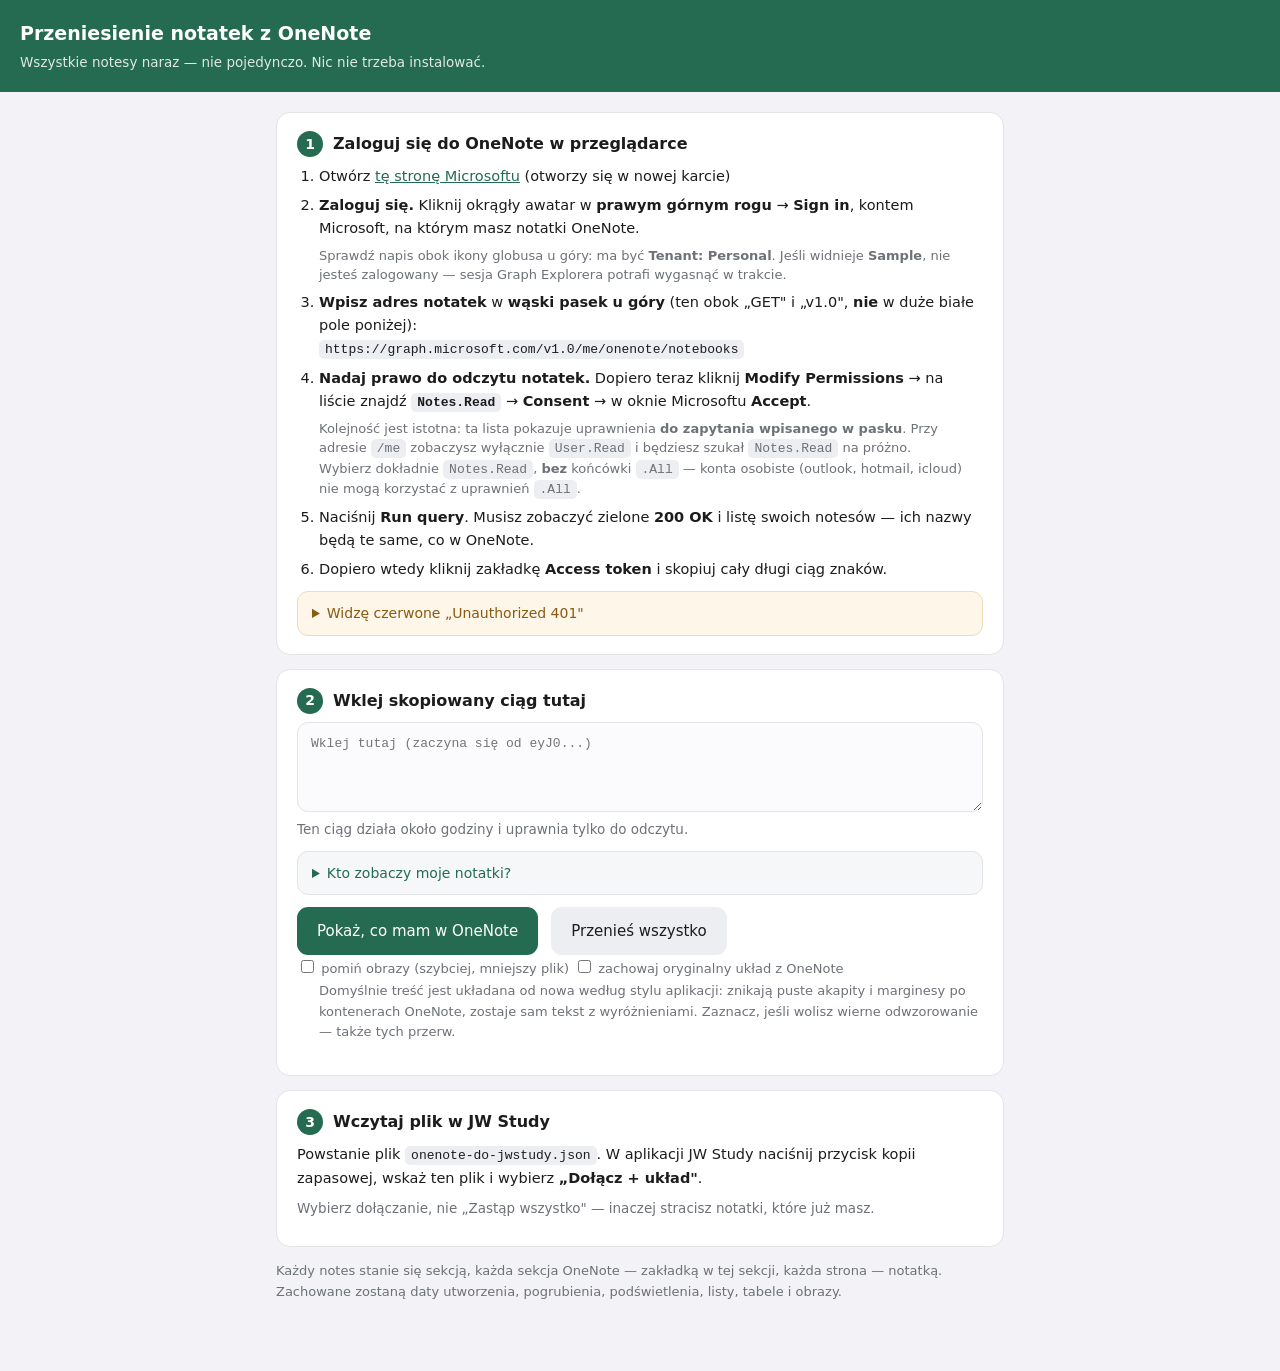
<file: onenote.html>
<!doctype html>
<html lang="pl">
<head>
<meta charset="utf-8">
<meta name="viewport" content="width=device-width, initial-scale=1, viewport-fit=cover">
<title>Przeniesienie notatek z OneNote — JW Study</title>
<meta http-equiv="Content-Security-Policy" content="default-src 'self'; script-src 'self' 'unsafe-inline'; style-src 'self' 'unsafe-inline'; img-src 'self' data:; connect-src https://graph.microsoft.com; object-src 'none'; base-uri 'self'; form-action 'none'">
<style>
:root{ --zielen:#256b52; --tlo:#f2f2f7; --panel:#fff; --tekst:#1c1c1e; --szary:#6d7178; --ramka:#e3e3e8; }
*{box-sizing:border-box}
body{margin:0;font:16px/1.6 -apple-system,BlinkMacSystemFont,"Segoe UI",system-ui,sans-serif;background:var(--tlo);color:var(--tekst)}
header{background:var(--zielen);color:#fff;padding:18px 20px}
header h1{margin:0;font-size:19px;font-weight:600}
header p{margin:4px 0 0;font-size:13.5px;opacity:.85}
main{max-width:760px;margin:0 auto;padding:20px 16px 60px}
.krok{background:var(--panel);border:1px solid var(--ramka);border-radius:14px;padding:18px 20px;margin-bottom:14px}
.krok h2{margin:0 0 8px;font-size:16px;font-weight:600;display:flex;align-items:center;gap:10px}
.nr{width:26px;height:26px;border-radius:50%;background:var(--zielen);color:#fff;display:inline-flex;
    align-items:center;justify-content:center;font-size:14px;font-weight:600;flex:0 0 auto}
.krok p{margin:0 0 8px;font-size:14.5px}
.krok p.hint{color:var(--szary);font-size:13.5px}
ol{margin:8px 0 0;padding-left:22px;font-size:14.5px}
ol li{margin-bottom:6px}
a{color:var(--zielen);font-weight:500}
textarea{width:100%;min-height:90px;padding:11px 13px;border:1px solid var(--ramka);border-radius:11px;
  font:13px/1.5 ui-monospace,Menlo,Consolas,monospace;resize:vertical;background:#fbfbfd;color:var(--tekst)}
button{font:inherit;font-size:15px;font-weight:500;padding:12px 20px;border:0;border-radius:11px;cursor:pointer}
button.glowny{background:var(--zielen);color:#fff}
button.glowny:disabled{opacity:.45;cursor:default}
button.drugi{background:#eceef1;color:var(--tekst);margin-left:8px}
#postep{margin-top:14px;font-size:14px}
.pasek{height:8px;background:#e6e8ec;border-radius:4px;overflow:hidden;margin:8px 0}
.pasek i{display:block;height:100%;background:var(--zielen);width:0;transition:width .2s}
#drzewo{margin-top:12px;font-size:14px}
.sek{font-weight:600;margin-top:12px}
.zak{padding-left:20px;color:var(--szary);font-size:13.5px}
.blad{background:#fdeceb;border:1px solid #f1c9c5;color:#8d2b20;padding:12px 14px;border-radius:11px;margin-top:12px;font-size:14px}
.ok{background:#e8f4ee;border:1px solid #bcdccb;color:#14532d;padding:14px 16px;border-radius:11px;margin-top:12px}
code{background:#eceef1;padding:2px 6px;border-radius:5px;font-size:13px}
.malo{font-size:13px;color:var(--szary);margin-top:10px}
.prywatnosc{margin-top:10px;background:#f6f7f9;border:1px solid var(--ramka);border-radius:11px;padding:10px 14px}
.prywatnosc summary{cursor:pointer;font-size:14px;font-weight:500;color:var(--zielen)}
.prywatnosc p{font-size:13.5px;margin:10px 0 0;line-height:1.55}
.prywatnosc p.uwaga{color:var(--szary);border-top:1px solid var(--ramka);padding-top:10px}
.uwagaKrok{display:block;margin-top:5px;font-size:13px;color:var(--szary);line-height:1.5}

/* Trzy drogi oddania kopii na telefonie (v2.07) */
.drogi{ display:flex; flex-wrap:wrap; gap:8px; margin:10px 0 6px; }
.drogi button{
  flex:1 1 auto; min-width:150px;
  padding:11px 12px; border-radius:10px; border:1px solid #2e7d5b;
  background:#2e7d5b; color:#fff; font-size:14px; cursor:pointer;
}
.drogi button:active{ opacity:.85; }
.podp{ font-size:13px; opacity:.85; line-height:1.5; }
</style>
</head>
<body>
<header>
  <h1>Przeniesienie notatek z OneNote</h1>
  <p>Wszystkie notesy naraz — nie pojedynczo. Nic nie trzeba instalować.</p>
</header>
<main>

<div class="krok">
  <h2><span class="nr">1</span> Zaloguj się do OneNote w przeglądarce</h2>
  <ol>
    <li>Otwórz <a href="https://developer.microsoft.com/graph/graph-explorer" target="_blank" rel="noopener">tę stronę Microsoftu</a> (otworzy się w nowej karcie)</li>
    <li><b>Zaloguj się.</b> Kliknij okrągły awatar w <b>prawym górnym rogu</b> → <b>Sign in</b>,
      kontem Microsoft, na którym masz notatki OneNote.<br>
      <span class="uwagaKrok">Sprawdź napis obok ikony globusa u góry: ma być
      <b>Tenant: Personal</b>. Jeśli widnieje <b>Sample</b>, nie jesteś zalogowany —
      sesja Graph Explorera potrafi wygasnąć w trakcie.</span></li>
    <li><b>Wpisz adres notatek</b> w <b>wąski pasek u góry</b> (ten obok „GET" i „v1.0",
      <b>nie</b> w duże białe pole poniżej):<br>
      <code>https://graph.microsoft.com/v1.0/me/onenote/notebooks</code></li>
    <li><b>Nadaj prawo do odczytu notatek.</b> Dopiero teraz kliknij <b>Modify Permissions</b> →
      na liście znajdź <b><code>Notes.Read</code></b> → <b>Consent</b> → w oknie Microsoftu
      <b>Accept</b>.<br>
      <span class="uwagaKrok">Kolejność jest istotna: ta lista pokazuje uprawnienia
      <b>do zapytania wpisanego w pasku</b>. Przy adresie <code>/me</code> zobaczysz
      wyłącznie <code>User.Read</code> i będziesz szukał <code>Notes.Read</code> na próżno.<br>
      Wybierz dokładnie <code>Notes.Read</code>, <b>bez</b> końcówki <code>.All</code> —
      konta osobiste (outlook, hotmail, icloud) nie mogą korzystać z uprawnień
      <code>.All</code>.</span></li>
    <li>Naciśnij <b>Run query</b>. Musisz zobaczyć zielone <b>200 OK</b> i listę swoich
      notesów — ich nazwy będą te same, co w OneNote.</li>
    <li>Dopiero wtedy kliknij zakładkę <b>Access token</b> i skopiuj cały długi ciąg znaków.</li>
  </ol>
  <details class="prywatnosc" style="background:#fdf6e9;border-color:#f0dcb8">
    <summary style="color:#8a5a10">Widzę czerwone „Unauthorized 401"</summary>
    <p>Ten błąd (kod <code>40001</code>) znaczy jedno: zapytanie poszło <b>bez zalogowania</b>.
    Napis „Tenant: Personal" u góry pojawia się także wtedy, gdy sesja już wygasła,
    więc nie jest dowodem, że jesteś zalogowany.</p>
    <p>Kliknij awatar w prawym górnym rogu. Jeśli jest tam <b>Sign out</b> — wyloguj się
    i zaloguj ponownie. Potem powtórz <b>Run query</b>.</p>
    <p><b>Zalogowany, a i tak 401?</b> OneNote — inaczej niż reszta Microsoft Graph —
    zgłasza 401 także wtedy, gdy token nie zawiera prawa do odczytu notatek.
    Wróć do kroku z <b>Modify Permissions</b> i nadaj <code>Notes.Read</code>.</p>
    <p>Jeśli na liście uprawnień widzisz tylko <code>Notes.Read.All</code>, poszukaj
    w polu wyszukiwania samego <code>Notes.Read</code>. Konta osobiste nie mogą
    korzystać z uprawnień z końcówką <code>.All</code> — token zostanie wydany,
    ale Graph go nie przyjmie.</p>
    <p>Sprawdź też, czy adres wpisałeś w <b>wąski pasek u góry</b>, a nie w duże białe pole
    „Request Body" poniżej — to pole ma zostać puste.</p>
    <p><b>Na liście uprawnień nie ma w ogóle <code>Notes.Read</code>?</b> To znaczy, że
    w pasku adresu masz inne zapytanie. Lista pokazuje uprawnienia <b>do bieżącego
    zapytania</b>: przy <code>/me</code> zobaczysz tylko <code>User.Read</code>.
    Wpisz najpierw adres notatek, dopiero potem otwórz <b>Modify Permissions</b>.</p>
    <p><b>U góry widnieje „Tenant: Sample"?</b> Nie jesteś zalogowany — sesja Graph
    Explorera wygasa po jakimś czasie. Zaloguj się ponownie; ma być
    <b>Tenant: Personal</b>.</p>
  </details>
</div>

<div class="krok">
  <h2><span class="nr">2</span> Wklej skopiowany ciąg tutaj</h2>
  <textarea id="token" placeholder="Wklej tutaj (zaczyna się od eyJ0...)" spellcheck="false"></textarea>
  <p class="hint">Ten ciąg działa około godziny i uprawnia tylko do odczytu.</p>
  <details class="prywatnosc">
    <summary>Kto zobaczy moje notatki?</summary>
    <p><b>Nikt poza Tobą.</b> Notatki wędrują z serwera Microsoftu prosto do tej przeglądarki
    i lądują jako plik na tym urządzeniu. Nie przechodzą przez żaden inny serwer —
    ani mój, ani GitHuba.</p>
    <p>Nie musisz wierzyć na słowo. Ta strona ma wpisaną w nagłówku regułę
    <code>connect-src https://graph.microsoft.com</code>: przeglądarka
    <b>zablokuje</b> jakąkolwiek próbę połączenia się z innym adresem, nawet gdyby
    kod próbował. W całym pliku jest dokładnie jedno miejsce, które cokolwiek pobiera,
    i prowadzi ono do Microsoftu.</p>
    <p>Wklejony ciąg nie jest nigdzie zapisywany — ani w pamięci przeglądarki,
    ani w ciasteczkach. Znika po zamknięciu karty, a po zakończeniu przenoszenia
    strona sama czyści pole. Wygasa też sam po około godzinie.</p>
    <p>Każdy, kto użyje tej strony, loguje się <b>swoim</b> kontem i pobiera
    <b>swoje</b> notatki. Nie ma tu wspólnego miejsca, w którym cokolwiek się gromadzi.</p>
    <p class="uwaga">O czym warto pamiętać: powstały plik leży na Twoim urządzeniu
    jak każdy inny — kto ma dostęp do urządzenia, może go otworzyć. I korzystaj z tej
    strony pod adresem, który sam opublikowałeś; cudza kopia to cudzy kod.</p>
  </details>
  <div style="margin-top:12px">
    <button class="glowny" id="btnSpis">Pokaż, co mam w OneNote</button>
    <button class="drugi" id="btnPobierz" disabled>Przenieś wszystko</button>
  </div>
  <label class="malo"><input type="checkbox" id="bezObrazow"> pomiń obrazy (szybciej, mniejszy plik)</label>
  <label class="malo"><input type="checkbox" id="zachowajUklad"> zachowaj oryginalny układ z OneNote
    <span style="display:block;margin-left:22px">Domyślnie treść jest układana od nowa według stylu aplikacji:
    znikają puste akapity i marginesy po kontenerach OneNote, zostaje sam tekst z wyróżnieniami.
    Zaznacz, jeśli wolisz wierne odwzorowanie — także tych przerw.</span></label>
  <div id="postep"></div>
  <div id="drzewo"></div>
</div>

<div class="krok">
  <h2><span class="nr">3</span> Wczytaj plik w JW Study</h2>
  <p>Powstanie plik <code>onenote-do-jwstudy.json</code>. W aplikacji JW Study naciśnij przycisk kopii zapasowej, wskaż ten plik i wybierz <b>„Dołącz + układ"</b>.</p>
  <p class="hint">Wybierz dołączanie, nie „Zastąp wszystko" — inaczej stracisz notatki, które już masz.</p>
</div>

<p class="malo">Każdy notes stanie się sekcją, każda sekcja OneNote — zakładką w tej sekcji, każda strona — notatką. Zachowane zostaną daty utworzenia, pogrubienia, podświetlenia, listy, tabele i obrazy.</p>

</main>
<script>
const $ = id => document.getElementById(id);
const PODSWIETLENIA = ["#fff3a3","#c8f0c0","#bfe0ff","#ffd0c0","#e6ccff","#ffe0f0","#d8d8d8"];
let spisStron = null;

function token(){ return $("token").value.trim().replace(/^Bearer\s+/i,""); }
function pokazBlad(t){ $("postep").innerHTML = '<div class="blad">'+t+'</div>'; }
function postep(t, ile, z){
  let h = '<div>'+t+'</div>';
  if(z) h += '<div class="pasek"><i style="width:'+Math.round(ile/z*100)+'%"></i></div>';
  $("postep").innerHTML = h;
}
async function pobierz(url, binarne){
  const o = await fetch(url, {headers:{Authorization:"Bearer "+token()}});
  if(!o.ok){
    if(o.status===401) throw new Error("Ciąg nie daje prawa do odczytu notatek albo wygasł. "+
      "Dwie najczęstsze przyczyny: (1) w Graph Explorer nie nadano uprawnienia — zakładka "+
      "Modify Permissions → Notes.Read (bez .All) → Consent; (2) ciąg wygasł, weź nowy. "+
      "OneNote zgłasza 401 także wtedy, gdy jesteś zalogowany, ale brakuje tego uprawnienia.");
    if(o.status===403) throw new Error("Brakuje zgody na odczyt notatek. W Graph Explorer: "+
      "zakładka Modify Permissions → Notes.Read → Consent. Potem weź nowy ciąg.");
    if(o.status===404) throw new Error("Microsoft nie znalazł notatek na tym koncie. "+
      "Sprawdź, czy zalogowałeś się kontem, na którym faktycznie masz OneNote.");
    /* Numer sam w sobie nic nie mówi. Microsoft podaje w treści, co dokładnie
       mu się nie spodobało — pokazujemy to, zamiast kazać zgadywać. */
    let szczegol = "";
    try{
      const t = await o.text();
      const j = JSON.parse(t);
      szczegol = (j && j.error && j.error.message) ? " — " + j.error.message : (t ? " — " + t.slice(0,200) : "");
    }catch(e){}
    throw new Error("Serwer Microsoftu odpowiedział błędem "+o.status+szczegol);
  }
  return binarne ? {blob: await o.blob(), typ: o.headers.get("content-type")||"image/png"} : o.text();
}
/* ==========================================================================
   POBIERANIE SPISU STRON

   Zapytanie o wszystkie strony naraz (~/onenote/pages) działa tylko na kontach
   z niewielką liczbą sekcji. Przy większej liczbie Microsoft odpowiada:
   „Przekroczono maksymalną liczbę sekcji dla tego żądania" i sam zaleca
   pobieranie sekcja po sekcji.

   Dlatego drogą podstawową jest przejście po sekcjach — działa niezależnie od
   wielkości konta i przy okazji daje nazwy notesu i sekcji bez dodatkowych
   parametrów, na które ten interfejs bywa wybredny. Zapytanie zbiorcze zostaje
   jako droga zapasowa, gdyby spis sekcji był niedostępny.
   ========================================================================== */
async function spis(){
  try{
    return await spisPoSekcjach();
  }catch(e){
    postep("Nie udało się przejść po sekcjach — próbuję pobrać wszystko naraz…");
    return await spisZbiorczy();
  }
}

/** Droga podstawowa: sekcja po sekcji. */
async function spisPoSekcjach(){
  postep("Pobieram spis sekcji…");
  const sekcje = [];
  let url = "https://graph.microsoft.com/v1.0/me/onenote/sections?$top=100&$expand=parentNotebook";
  while(url){
    const odp = JSON.parse(await pobierz(url));
    sekcje.push(...(odp.value||[]));
    url = odp["@odata.nextLink"] || null;
  }
  if(!sekcje.length) throw new Error("Konto nie zwróciło żadnych sekcji.");

  const strony = [];
  for(let i=0;i<sekcje.length;i++){
    const sek = sekcje[i];
    const nazwaSekcji = sek.displayName || "(bez nazwy)";
    const nazwaNotesu = (sek.parentNotebook && sek.parentNotebook.displayName) || "OneNote";
    postep("Sekcja "+(i+1)+" z "+sekcje.length+": "+esc(nazwaSekcji)+" — notatek dotąd: "+strony.length, i+1, sekcje.length);
    let u = "https://graph.microsoft.com/v1.0/me/onenote/sections/"+sek.id+"/pages?$top=100";
    while(u){
      let odp;
      try{ odp = JSON.parse(await pobierz(u)); }
      catch(e){ break; }        // jedna sekcja się nie udała — reszta ma się przenieść
      (odp.value||[]).forEach(st=>{
        st.parentSection = {id: sek.id, displayName: nazwaSekcji};
        st.parentNotebook = {displayName: nazwaNotesu};
        strony.push(st);
      });
      u = odp["@odata.nextLink"] || null;
    }
  }
  return strony;
}

/** Droga zapasowa: wszystkie strony jednym zapytaniem, w kilku wariantach. */
const WARIANTY_SPISU = [
  "?$top=100&$expand=parentSection,parentNotebook",
  "?$top=100&$expand=parentSection",
  "?$top=100",
  ""
];
async function spisZbiorczy(){
  let ostatniBlad = null;
  for(const wariant of WARIANTY_SPISU){
    try{
      let strony = [], url = "https://graph.microsoft.com/v1.0/me/onenote/pages" + wariant;
      while(url){
        const odp = JSON.parse(await pobierz(url));
        strony = strony.concat(odp.value||[]);
        postep("Zbieram spis… znaleziono "+strony.length+" notatek");
        url = odp["@odata.nextLink"] || null;
      }
      if(!strony.length) return strony;
      if(!strony[0].parentNotebook || !strony[0].parentSection) await uzupelnijNazwy(strony);
      return strony;
    }catch(e){
      ostatniBlad = e;
      if(!/błędem 400/.test(e.message)) throw e;
      postep("Serwer nie przyjął zapytania — próbuję prostszym sposobem…");
    }
  }
  throw ostatniBlad || new Error("Nie udało się pobrać spisu notatek.");
}
/** Dobiera nazwy notesu i sekcji, gdy nie przyszły razem ze stronami. */
async function uzupelnijNazwy(strony){
  postep("Dobieram nazwy notesów i sekcji…");
  const poId = new Map();
  try{
    let url = "https://graph.microsoft.com/v1.0/me/onenote/sections?$top=100&$expand=parentNotebook";
    while(url){
      const odp = JSON.parse(await pobierz(url));
      (odp.value||[]).forEach(sek=>poId.set(sek.id, {
        sekcja: sek.displayName || "",
        notes: (sek.parentNotebook && sek.parentNotebook.displayName) || "OneNote"
      }));
      url = odp["@odata.nextLink"] || null;
    }
  }catch(e){ return; }
  strony.forEach(s=>{
    const idSekcji = (s.parentSection && s.parentSection.id) ||
      (typeof s.parentSection === "string" ? s.parentSection : null);
    const dane = idSekcji ? poId.get(idSekcji) : null;
    if(dane){
      s.parentSection = {displayName: dane.sekcja, id: idSekcji};
      s.parentNotebook = {displayName: dane.notes};
    }
  });
}
function drzewoHtml(strony){
  const m = new Map();
  strony.forEach(s=>{
    const n = (s.parentNotebook&&s.parentNotebook.displayName)||"OneNote";
    const k = (s.parentSection&&s.parentSection.displayName)||"(bez sekcji)";
    if(!m.has(n)) m.set(n, new Map());
    m.get(n).set(k, (m.get(n).get(k)||0)+1);
  });
  let h = "", zak = 0;
  m.forEach((sekcje, notes)=>{
    const suma = [...sekcje.values()].reduce((a,b)=>a+b,0);
    h += '<div class="sek">'+esc(notes)+' — '+suma+' notatek</div>';
    sekcje.forEach((ile, sek)=>{ h += '<div class="zak">└ '+esc(sek)+' — '+ile+'</div>'; zak++; });
  });
  return '<div class="ok">Znalazłem <b>'+strony.length+'</b> notatek w <b>'+m.size+'</b> notesach. W JW Study powstanie '+m.size+' sekcji i '+zak+' zakładek.</div>'+h;
}
function esc(s){ return String(s).replace(/[&<>"]/g, c=>({"&":"&amp;","<":"&lt;",">":"&gt;",'"':"&quot;"}[c])); }

$("btnSpis").onclick = async ()=>{
  if(token().length < 40){ pokazBlad("Wklej najpierw skopiowany ciąg z kroku 1."); return; }
  $("btnSpis").disabled = true; $("drzewo").innerHTML = "";
  try{
    spisStron = await spis();
    if(!spisStron.length){ pokazBlad("Konto nie zwróciło żadnych notatek."); return; }
    $("drzewo").innerHTML = drzewoHtml(spisStron);
    $("postep").innerHTML = "";
    $("btnPobierz").disabled = false;
  }catch(e){ pokazBlad(esc(e.message)); }
  finally{ $("btnSpis").disabled = false; }
};

$("btnPobierz").onclick = async ()=>{
  if(!spisStron){ pokazBlad("Naciśnij najpierw „Pokaż, co mam w OneNote”."); return; }
  $("btnPobierz").disabled = true;
  const bezObrazow = $("bezObrazow").checked;
  try{
    const gotowe = [];
    for(let i=0;i<spisStron.length;i++){
      const s = spisStron[i];
      postep("Pobieram: "+esc(s.title||"bez tytułu"), i+1, spisStron.length);
      let html = "";
      try{ html = await pobierz("https://graph.microsoft.com/v1.0/me/onenote/pages/"+s.id+"/content"); }
      catch(e){ continue; }
      if(!bezObrazow) html = await wciagnijObrazy(html);
      gotowe.push({
        doStylu: !$("zachowajUklad").checked,
        notes:(s.parentNotebook&&s.parentNotebook.displayName)||"OneNote",
        sekcja:(s.parentSection&&s.parentSection.displayName)||"",
        tytul:s.title||"Bez tytułu", html,
        utworzono:s.createdDateTime, zmieniono:s.lastModifiedDateTime, klucz:s.id
      });
    }
    const kopia = zbudujKopie(gotowe);
    zapisz(kopia);
    /* Po zakończeniu czyścimy pole — ciąg uprawniający do odczytu notatek
       nie ma powodu dalej leżeć na ekranie. */
    $("token").value = "";
    spisStron = null;
    $("btnPobierz").disabled = true;
    $("postep").innerHTML = '<div class="ok">Gotowe — przeniesiono <b>'+kopia.notes.length+'</b> notatek.'+
      (telefon()
        ? '<br>Na telefonie <b>nie pobieramy pliku</b> — system i tak by go nie zapisał w postaci, '+
          'którą aplikacja przyjmie. Wybierz jedną z dróg:'+
          '<div class="drogi">'+
            '<button type="button" id="oddajUdostepnij">📤 Udostępnij plik</button>'+
            '<button type="button" id="oddajSchowek">📋 Kopiuj do schowka</button>'+
            '<button type="button" id="oddajPokaz">👁 Pokaż treść</button>'+
          '</div>'+
          '<div class="podp">Najprościej: <b>Kopiuj do schowka</b>, potem w JW Study '+
          '<i>Plik → Wczytaj kopię → 📋 Wklej treść</i>.</div>'
        : '<br>Plik <code>onenote-do-jwstudy.json</code> został zapisany. Przejdź do kroku 3.')+
      '<br><span style="font-size:13px;opacity:.8">Pole z ciągiem zostało wyczyszczone.</span></div>';
    const opr = (id, fn)=>{ const b=$(id); if(b) b.onclick=fn; };
    opr("oddajUdostepnij", async ()=>{
      if(!await udostepnijPlik(_ostatniaKopia))
        pokazBlad("To urządzenie nie przyjmuje udostępniania plików. Użyj „Kopiuj do schowka”.");
    });
    opr("oddajSchowek", async ()=>{
      const ok = await doSchowka(_ostatniaKopia);
      if(ok) $("postep").insertAdjacentHTML("beforeend",
        '<div class="ok">Skopiowano. Otwórz JW Study → <b>Plik → Wczytaj kopię → 📋 Wklej treść</b>.</div>');
      else pokazTresc();
    });
    opr("oddajPokaz", pokazTresc);
  }catch(e){ pokazBlad(esc(e.message)); }
  finally{ $("btnPobierz").disabled = false; }
};

async function wciagnijObrazy(html){
  const adresy = [...new Set((html.match(/src="(https:\/\/graph\.microsoft\.com[^"]+)"/g)||[]).map(m=>m.match(/src="([^"]+)"/)[1]))];
  for(const a of adresy){
    try{
      const {blob, typ} = await pobierz(a, true);
      if(blob.size > 4*1024*1024){ html = html.split(a).join(""); continue; }
      const dane = await new Promise(r=>{ const f=new FileReader(); f.onload=()=>r(f.result); f.readAsDataURL(blob); });
      html = html.split(a).join(dane);
    }catch(e){ html = html.split(a).join(""); }
  }
  return html;
}
function najblizsze(hex){
  const r = h=>[1,3,5].map(i=>parseInt(h.slice(i,i+2),16));
  let naj=0, min=Infinity;
  PODSWIETLENIA.forEach((c,i)=>{ try{
    const [r1,g1,b1]=r(hex), [r2,g2,b2]=r(c);
    const d=(r1-r2)**2+(g1-g2)**2+(b1-b2)**2;
    if(d<min){min=d;naj=i;}
  }catch(e){} });
  return "hl"+(naj+1);
}
/* ==========================================================================
   PORZĄDKOWANIE TREŚCI Z ONENOTE

   OneNote nie zapisuje strony jako ciągu akapitów. Każdy blok tekstu to osobny
   kontener ustawiony na sztywnych współrzędnych:

       <div data-id="..." style="position:absolute;left:48px;top:115px;width:624px">

   Po usunięciu samych stylów zostaje po nich stos pustych zagnieżdżeń, a między
   akapitami przerwy w przypadkowych miejscach. Stąd wrażenie porozrzucanego
   tekstu po przeniesieniu.

   Dlatego treść jest tu budowana OD NOWA: przechodzimy drzewo dokumentu
   i przepisujemy wyłącznie to, co niesie znaczenie — akapity, wyróżnienia,
   listy, tabele, obrazy. Kontenery od układu strony znikają razem z pozycjami.
   ========================================================================== */

/* Znaczniki, które przepisujemy — reszta odpada albo zostaje rozpakowana. */
const ZNACZNIKI = {
  B:"b", STRONG:"b", I:"i", EM:"i", U:"u", S:"s", STRIKE:"s", DEL:"s",
  H1:"h2", H2:"h2", H3:"h3", H4:"h3", H5:"h3", H6:"h3",
  BLOCKQUOTE:"blockquote", UL:"ul", OL:"ol", LI:"li",
  TABLE:"table", THEAD:"thead", TBODY:"tbody", TR:"tr", TD:"td", TH:"th",
  SUP:"sup", SUB:"sub", BR:"br", HR:"hr", MARK:"mark", A:"a", IMG:"img",
  P:"div", DIV:"div"
};
/* Wycinane razem z zawartością — nic z nich nie jest treścią notatki. */
const WYTNIJ = ["SCRIPT","STYLE","IFRAME","OBJECT","EMBED","FORM","NOSCRIPT",
                "TEMPLATE","META","LINK","BASE","HEAD","TITLE"];

function najblizsze(hex){
  const r = h=>[1,3,5].map(i=>parseInt(h.slice(i,i+2),16));
  let naj=0, min=Infinity;
  PODSWIETLENIA.forEach((c,i)=>{ try{
    const [r1,g1,b1]=r(hex), [r2,g2,b2]=r(c);
    const d=(r1-r2)**2+(g1-g2)**2+(b1-b2)**2;
    if(d<min){min=d;naj=i;}
  }catch(e){} });
  return "hl"+(naj+1);
}
/** Wyróżnienia zapisane w stylu — OneNote tak trzyma pogrubienie i podświetlenie. */
function wyroznieniaZeStylu(el){
  const st = el.getAttribute && el.getAttribute("style") || "";
  const lista = [];
  const tlo = st.match(/background(?:-color)?:\s*(#[0-9a-f]{3,6}|rgb\([^)]*\))/i);
  if(tlo){
    let hex = tlo[1];
    if(/^rgb/i.test(hex)){
      const l = hex.match(/\d+/g)||[];
      hex = "#" + l.slice(0,3).map(x=>(+x).toString(16).padStart(2,"0")).join("");
    }
    if(hex.length===4) hex = "#"+hex[1]+hex[1]+hex[2]+hex[2]+hex[3]+hex[3];
    if(!/^#f{6}$/i.test(hex)) lista.push({t:"mark", k:najblizsze(hex)});
  }
  if(/font-weight:\s*(bold|[6-9]00)/i.test(st)) lista.push({t:"b"});
  if(/font-style:\s*italic/i.test(st)) lista.push({t:"i"});
  if(/text-decoration[^;]*underline/i.test(st)) lista.push({t:"u"});
  return lista;
}
function bezpiecznyAdres(a){
  return /^(https?:\/\/|mailto:|jwlibrary:)/i.test(a||"");
}

/**
 * Przepisuje drzewo dokumentu na czystą treść notatki.
 * @param {Node} zrodlo  węzeł z dokumentu OneNote
 * @param {Node} cel     węzeł budowanego drzewa
 * @param {Document} d   dokument, w którym tworzymy elementy
 */
function przepisz(zrodlo, cel, d){
  zrodlo.childNodes.forEach(w=>{
    if(w.nodeType===3){
      const t = w.textContent.replace(/\u00a0/g," ");
      if(t) cel.appendChild(d.createTextNode(t));
      return;
    }
    if(w.nodeType!==1) return;
    const tag = w.tagName.toUpperCase();
    if(WYTNIJ.indexOf(tag)>=0) return;

    /* SPAN i FONT same w sobie nic nie znaczą, ale mogą nieść wyróżnienie
       zapisane w stylu — przenosimy je na właściwe znaczniki. */
    if(tag==="SPAN" || tag==="FONT"){
      const wyr = wyroznieniaZeStylu(w);
      let gdzie = cel;
      wyr.forEach(x=>{
        const el = d.createElement(x.t);
        if(x.k) el.className = x.k;
        gdzie.appendChild(el); gdzie = el;
      });
      przepisz(w, gdzie, d);
      return;
    }
    const nowyTag = ZNACZNIKI[tag];
    if(!nowyTag){ przepisz(w, cel, d); return; }   // nieznany — zachowaj zawartość

    if(nowyTag==="img"){
      const src = w.getAttribute("src")||"";
      if(!/^(data:image|https?:)/i.test(src)) return;
      const el = d.createElement("img");
      el.setAttribute("src", src);
      cel.appendChild(el);
      return;
    }
    if(nowyTag==="a"){
      const href = w.getAttribute("href")||"";
      if(!bezpiecznyAdres(href)){ przepisz(w, cel, d); return; }   // sam napis
      const el = d.createElement("a");
      el.setAttribute("href", href);
      el.setAttribute("target","_blank");
      el.setAttribute("rel","noopener noreferrer");
      przepisz(w, el, d);
      cel.appendChild(el);
      return;
    }
    if(nowyTag==="br" || nowyTag==="hr"){ cel.appendChild(d.createElement(nowyTag)); return; }

    const el = d.createElement(nowyTag);
    if(nowyTag==="mark"){
      const kl = (w.className||"").match(/hl[1-7]/);
      el.className = kl ? kl[0] : "hl1";
    }
    przepisz(w, el, d);
    cel.appendChild(el);
  });
}

/** Czy element nie niesie żadnej treści. */
function pusty(el){
  if(el.querySelector && el.querySelector("img,hr,table")) return false;
  return !(el.textContent||"").replace(/\u00a0|\s/g,"");
}

/**
 * Wyrównanie układu do stylu aplikacji: rozpakowanie kontenerów od pozycjonowania,
 * usunięcie pustych akapitów i zbitek przerw.
 */
function uporzadkujUklad(korzen){
  /* 0. Odstępy ze ŹRÓDŁA — wcięcia i podziały wierszy w pliku OneNote.
        Treść notatki wyświetlana jest z zachowaniem spacji, więc każde takie
        wcięcie widać na ekranie jako puste miejsce. To główna przyczyna
        wrażenia, że tekst jest porozrzucany. */
  (function odstepy(el){
    [...el.childNodes].forEach(w=>{
      if(w.nodeType===3){
        const tylkoOdstepy = !w.textContent.replace(/\s|\u00a0/g,"");
        if(tylkoOdstepy) w.remove();
        else w.textContent = w.textContent.replace(/[\s\u00a0]+/g," ");
      }else if(w.nodeType===1) odstepy(w);
    });
  })(korzen);

  /* 1. Kontener, który zawiera wyłącznie inny blok, nic nie wnosi — rozpakowujemy.
        To właśnie po nich zostają puste marginesy z OneNote. */
  let zmiana = true, obieg = 0;
  while(zmiana && obieg++ < 12){
    zmiana = false;
    korzen.querySelectorAll("div").forEach(el=>{
      const dzieci = [...el.childNodes].filter(w=>w.nodeType!==3 || w.textContent.trim());
      const samBlok = dzieci.length===1 && dzieci[0].nodeType===1 &&
                      /^(DIV|UL|OL|TABLE|BLOCKQUOTE|H2|H3)$/.test(dzieci[0].tagName);
      if(samBlok){ el.replaceWith(dzieci[0]); zmiana = true; }
    });
  }
  /* 2. Puste akapity — OneNote wstawia ich mnóstwo między blokami. */
  korzen.querySelectorAll("div,p").forEach(el=>{ if(pusty(el)) el.remove(); });
  /* 3. Zbitki przerw: więcej niż jedna z rzędu to ślad po układzie, nie po treści. */
  korzen.querySelectorAll("br").forEach(br=>{
    let n = br.nextSibling;
    while(n && ((n.nodeType===3 && !n.textContent.trim()) || (n.nodeType===1 && n.tagName==="BR"))){
      const dalej = n.nextSibling;
      if(n.nodeType===1) n.remove(); else n.remove();
      n = dalej;
    }
  });
  /* 3b. Przerwa POMIĘDZY blokami — każdy blok i tak zaczyna nowy wiersz. */
  const blok = w => w && w.nodeType===1 && /^(DIV|P|UL|OL|TABLE|BLOCKQUOTE|H2|H3|HR)$/.test(w.tagName);
  korzen.querySelectorAll("br").forEach(br=>{
    if(blok(br.previousElementSibling) || blok(br.nextElementSibling)) br.remove();
  });
  /* 4. Przerwy na samym początku i końcu notatki. */
  while(korzen.firstChild && korzen.firstChild.nodeType===1 && korzen.firstChild.tagName==="BR") korzen.firstChild.remove();
  while(korzen.lastChild && korzen.lastChild.nodeType===1 && korzen.lastChild.tagName==="BR") korzen.lastChild.remove();
  /* 4b. Zewnętrzny kontener strony — po rozpakowaniu zostaje jeden opasujący
         wszystko; nie niesie treści, więc też schodzi. */
  while(korzen.children.length===1 && korzen.children[0].tagName==="DIV" &&
        !korzen.childNodes[0].previousSibling &&
        [...korzen.children[0].children].some(x=>/^(DIV|UL|OL|TABLE|BLOCKQUOTE|H2|H3)$/.test(x.tagName))){
    const w = korzen.children[0];
    while(w.firstChild) korzen.appendChild(w.firstChild);
    w.remove();
  }
  /* 5. Tabele bez sztywnych szerokości — mają się mieścić w kolumnie notatek. */
  korzen.querySelectorAll("table,td,th").forEach(el=>{
    el.removeAttribute("width"); el.removeAttribute("height"); el.removeAttribute("style");
  });
}

/**
 * @param {string} html  treść strony z OneNote
 * @param {boolean} doStylu  czy wyrównać układ do stylu aplikacji
 */
function oczysc(html, doStylu){
  let dok;
  try{ dok = new DOMParser().parseFromString(String(html||""), "text/html"); }
  catch(e){ return String(html||"").replace(/<[^>]+>/g,"").trim(); }
  const d = dok;
  const cel = d.createElement("div");
  przepisz(d.body || d.documentElement, cel, d);
  if(doStylu !== false) uporzadkujUklad(cel);
  return cel.innerHTML.trim();
}
function naTekst(h){
  return String(h||"").replace(/<br\s*\/?>/gi,"\n").replace(/<\/(div|p|li|h\d|tr)>/gi,"\n")
   .replace(/<[^>]+>/g,"").replace(/&nbsp;/g," ").replace(/&amp;/g,"&")
   .replace(/&lt;/g,"<").replace(/&gt;/g,">").replace(/\n{3,}/g,"\n\n").trim();
}
function idNotatki(k){ let h=0; const s="onenote|"+k; for(let i=0;i<s.length;i++) h=(h*31+s.charCodeAt(i))|0; return "on"+Math.abs(h).toString(36); }
/* Ostatnia droga: pokazujemy treść, żeby dało się ją zaznaczyć i skopiować
   ręcznie. Bez tego użytkownik bez działającego schowka zostaje z niczym. */
function pokazTresc(){
  let box = $("trescKopii");
  if(!box){
    box = document.createElement("textarea");
    box.id = "trescKopii";
    box.readOnly = true;
    box.style.cssText = "width:100%;height:180px;margin-top:10px;font-size:11px;font-family:monospace";
    $("postep").appendChild(box);
  }
  box.value = _ostatniaKopia;
  box.focus(); box.select();
}
function zbudujKopie(strony){
  const sections=[], secTabs=[], notes=[];
  const mS=new Map(), mZ=new Map();
  strony.forEach(s=>{
    const ns=(s.notes||"OneNote").trim();
    if(!mS.has(ns)){ const id=mS.size+1; mS.set(ns,id); sections.push({id,name:ns,ord:sections.length,open:true}); }
    const idS=mS.get(ns);
    let idZ;
    const nz=(s.sekcja||"").trim();
    if(nz){ const k=idS+"|"+nz;
      if(!mZ.has(k)){ const id=mZ.size+1; mZ.set(k,id); secTabs.push({id,sec:idS,name:nz,ord:secTabs.length}); }
      idZ=mZ.get(k); }
    const html=oczysc(s.html, s.doStylu), teraz=new Date().toISOString();
    const n={g:idNotatki(s.klucz||s.tytul), t:(s.tytul||"Bez tytułu").trim(), h:html, c:naTekst(html),
      tg:[], b:null, ch:null, v:null, ks:"", pub:"", doc:0, itn:0, par:0, col:0,
      cr:s.utworzono||teraz, mo:s.zmieniono||s.utworzono||teraz, del:false, ed:true};
    if(idZ) n.stb=idZ;
    notes.push(n);
  });
  return {tags:[], notes, sections, pubTabs:[], secTabs};
}
/* ==========================================================================
   ODDANIE KOPII — TRZY DROGI, BO NA TELEFONIE POBIERANIE ZAWODZI

   Wcześniej była jedna droga: link z atrybutem `download`. Na iPhonie i iPadzie
   Safari go ignoruje dla danych z pamięci — plik albo nie powstaje wcale, albo
   otwiera się jako tekst w nowej karcie i po zapisaniu ląduje jako strona HTML.
   Aplikacja słusznie odmawiała potem wczytania: to nie był plik kopii.

   Dlatego oddajemy kopię trzema drogami, od najpewniejszej na danym urządzeniu:
     1. okno udostępniania (AirDrop, Pliki, Mail) — telefon i tablet,
     2. schowek → w aplikacji „📋 Wklej treść" (żaden plik nie jest potrzebny),
     3. pobranie pliku — komputer.
   ========================================================================== */
let _ostatniaKopia = "";

function telefon(){
  return /iPad|iPhone|iPod|Android/i.test(navigator.userAgent) ||
         (navigator.platform==="MacIntel" && navigator.maxTouchPoints>1);
}
function pobierzPlik(tekst){
  const blob = new Blob([tekst],{type:"application/json"});
  const a = document.createElement("a");
  a.href = URL.createObjectURL(blob);
  a.download = "onenote-do-jwstudy.json";
  document.body.appendChild(a); a.click();
  setTimeout(()=>{ URL.revokeObjectURL(a.href); a.remove(); }, 1000);
}
async function udostepnijPlik(tekst){
  if(!(navigator.canShare && typeof File!=="undefined")) return false;
  const plik = new File([tekst], "onenote-do-jwstudy.json", {type:"application/json"});
  if(!navigator.canShare({files:[plik]})) return false;
  try{ await navigator.share({files:[plik], title:"Notatki z OneNote"}); return true; }
  catch(e){ return e && e.name==="AbortError"; }
}
async function doSchowka(tekst){
  try{ await navigator.clipboard.writeText(tekst); return true; }catch(e){ return false; }
}
function zapisz(dane){
  _ostatniaKopia = JSON.stringify(dane);
  if(!telefon()) pobierzPlik(_ostatniaKopia);
}
</script>
</body>
</html>
</file>
